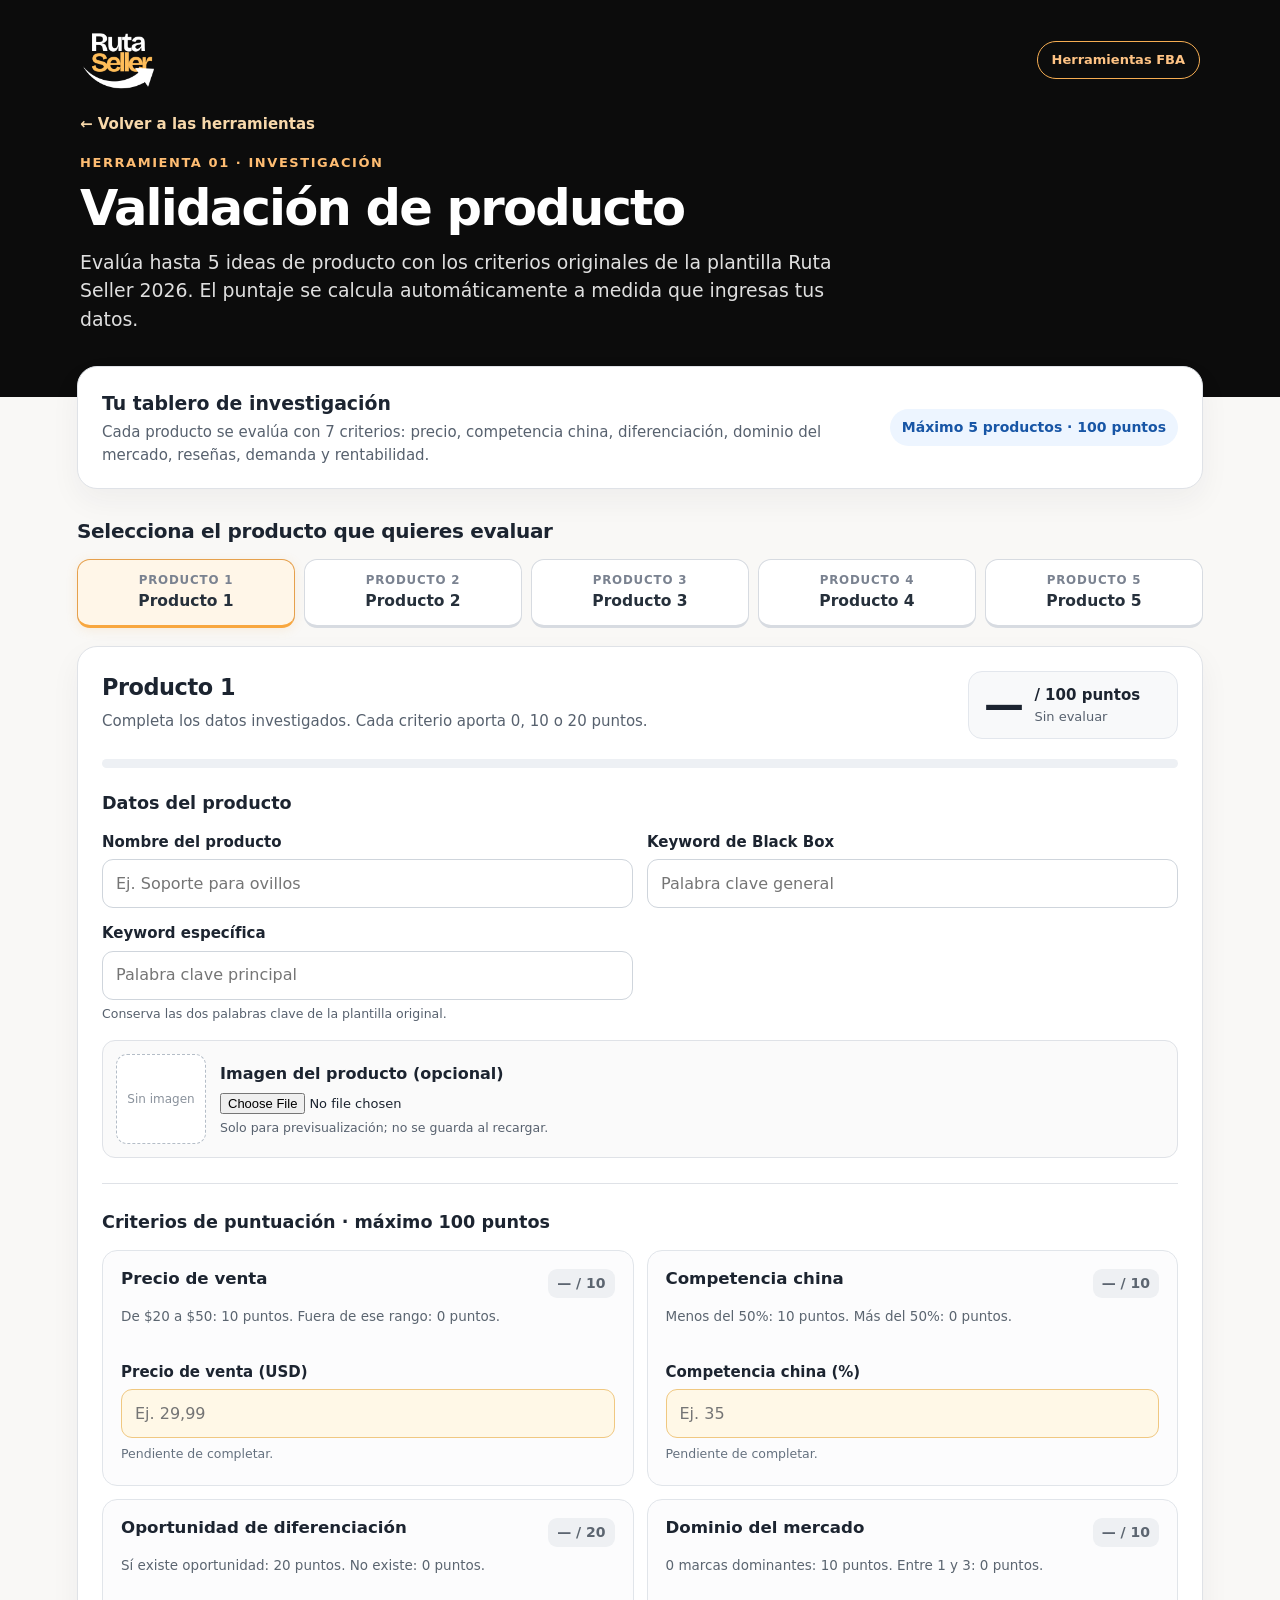
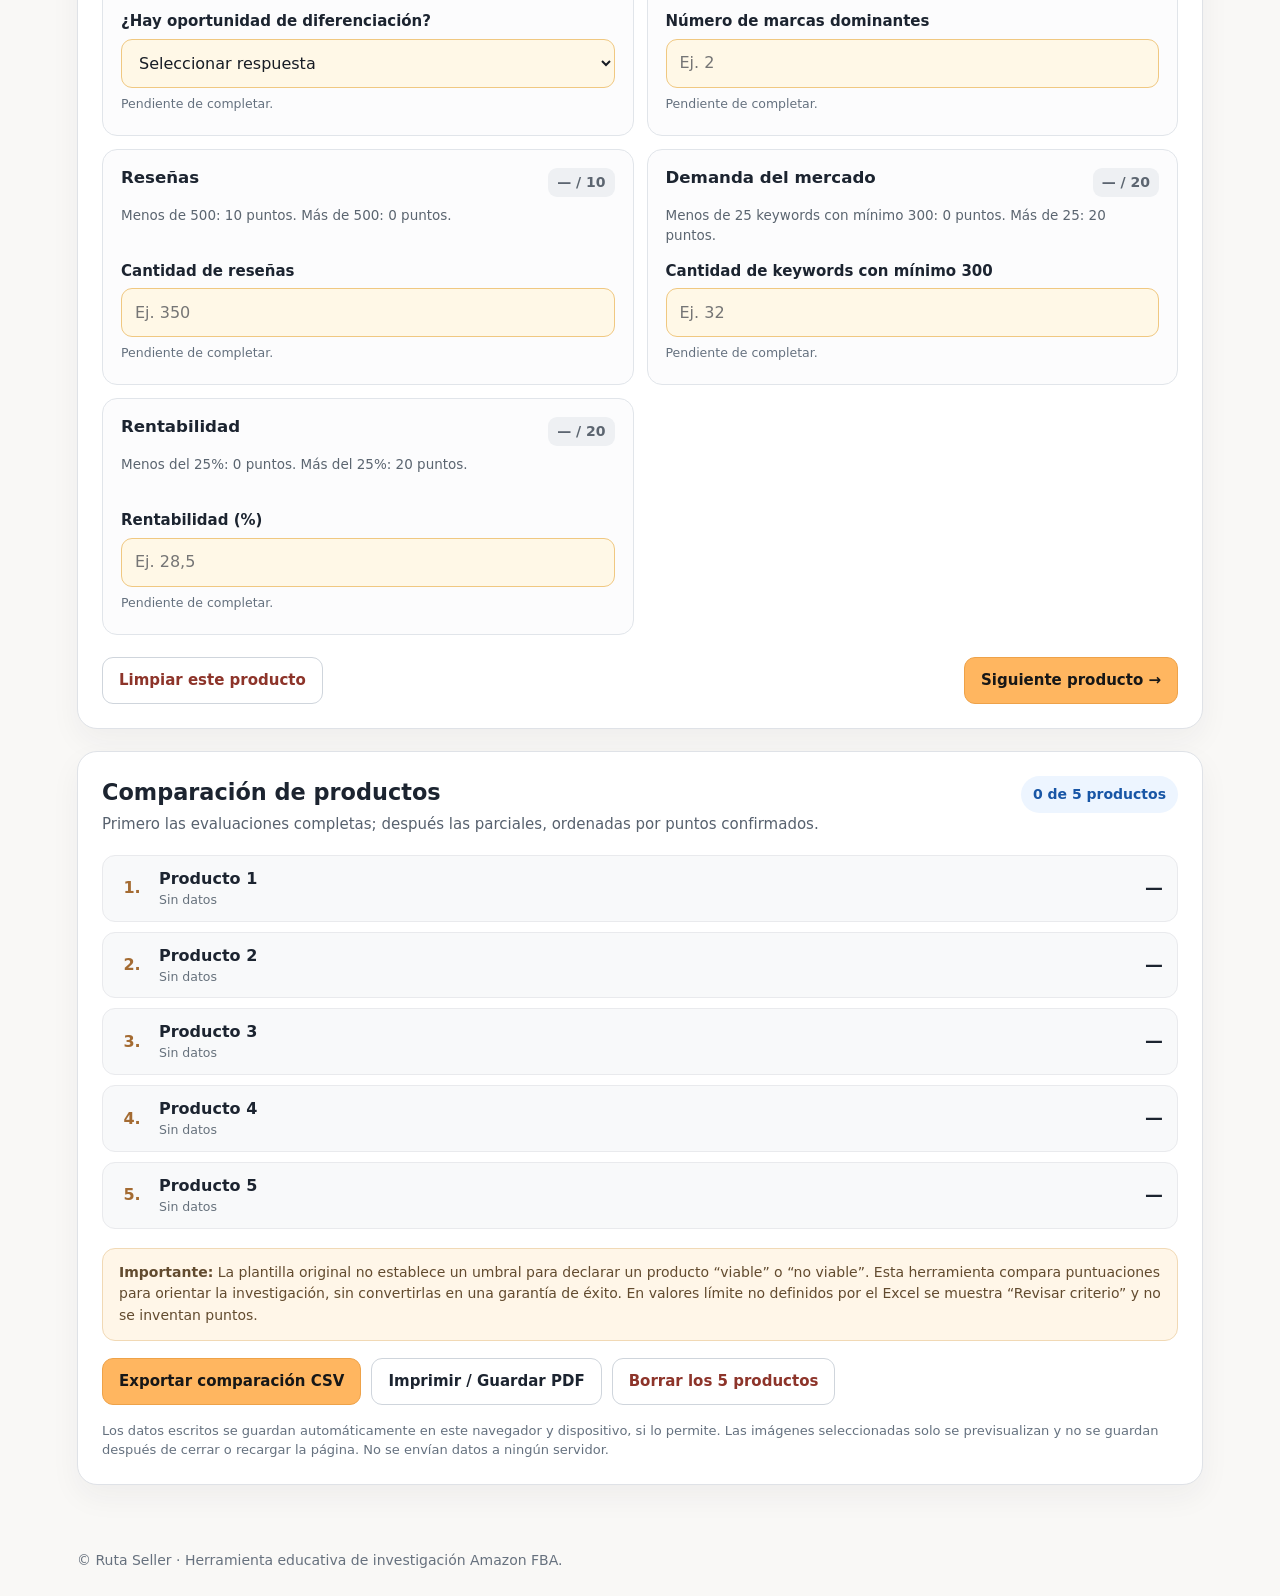
<file: validacion-clasica.html>
<!doctype html>
<html lang="es">
<head>
  <meta charset="utf-8">
  <meta name="viewport" content="width=device-width,initial-scale=1">
  <meta name="theme-color" content="#171717">
  <title>Validación de producto | Ruta Seller</title>
  <meta name="description" content="Evalúa hasta 5 oportunidades de producto con los 7 criterios y los 100 puntos de la plantilla Ruta Seller.">
  <link rel="canonical" href="https://jakintero.github.io/ruta-seller-herramientas/validacion.html">
  <link rel="icon" type="image/png" href="https://jakintero.github.io/ruta-seller-herramientas/favicon-seller-azul-v3.png">
  <link rel="apple-touch-icon" href="https://jakintero.github.io/ruta-seller-herramientas/apple-touch-seller-azul-v3.png">
  <meta property="og:type" content="website">
  <meta property="og:locale" content="es_CO">
  <meta property="og:site_name" content="Ruta Seller">
  <meta property="og:title" content="Validación de producto | Ruta Seller">
  <meta property="og:description" content="Compara hasta 5 ideas de producto con la plantilla de puntuación Ruta Seller: 7 criterios y 100 puntos.">
  <meta property="og:url" content="https://jakintero.github.io/ruta-seller-herramientas/validacion.html">
  <meta property="og:image" content="https://jakintero.github.io/ruta-seller-herramientas/vista-previa-seller-azul-v3.png">
  <meta property="og:image:secure_url" content="https://jakintero.github.io/ruta-seller-herramientas/vista-previa-seller-azul-v3.png">
  <meta property="og:image:type" content="image/png">
  <meta property="og:image:width" content="1200">
  <meta property="og:image:height" content="630">
  <meta property="og:image:alt" content="Logo Ruta Seller">
  <meta name="twitter:card" content="summary_large_image">
  <meta name="twitter:image" content="https://jakintero.github.io/ruta-seller-herramientas/vista-previa-seller-azul-v3.png">
  <style>
    :root{--bg:#f9f8f6;--ink:#1c2430;--muted:#57616e;--line:#dfe2e7;--orange:#ffb660;--orange-dark:#a46b32;--blue:#2676e9;--green:#138451;--yellow:#fff4d8;--danger:#a52f26;}
    *{box-sizing:border-box}
    html{scroll-behavior:smooth}
    body{margin:0;background:var(--bg);color:var(--ink);font-family:system-ui,-apple-system,BlinkMacSystemFont,"Segoe UI",sans-serif;line-height:1.5;font-size:16px}
    a{color:inherit}
    button,input,select{font:inherit}
    button{cursor:pointer}
    header{background:#0c0c0c;color:#fff;padding:22px max(22px,calc((100vw - 1120px)/2)) 64px}
    .brand{display:flex;align-items:center;gap:14px}
    .brand img{height:76px;max-width:180px;width:auto;object-fit:contain}
    .brand-tag{border:1px solid #f6ad52;border-radius:99px;padding:8px 14px;font-size:13px;font-weight:750;color:#ffc384;margin-left:auto;text-align:center}
    .back{display:inline-flex;align-items:center;gap:7px;margin-top:15px;color:#f8d8aa;text-decoration:none;font-size:15px;font-weight:750}
    .back:hover{text-decoration:underline}
    .hero{margin-top:17px}
    .eyebrow{color:#ffbd72;font-size:13px;font-weight:850;letter-spacing:.12em;text-transform:uppercase;margin-bottom:7px}
    h1{font-size:clamp(2rem,5.2vw,3.1rem);line-height:1.14;letter-spacing:-.036em;margin:0 0 12px}
    .hero p{color:#dfdfdf;font-size:clamp(1.04rem,1.8vw,1.18rem);margin:0;max-width:790px}
    .wrapper{max-width:1170px;padding:0 22px 65px;margin:-31px auto 0}
    .panel{background:#fff;border:1px solid var(--line);border-radius:20px;box-shadow:0 12px 30px #2431410d}
    .intro{padding:22px 24px;display:flex;gap:24px;justify-content:space-between;align-items:center;flex-wrap:wrap}
    .intro h2{margin:0 0 4px;font-size:1.18rem}
    .intro p{margin:0;color:var(--muted);font-size:15px;max-width:720px}
    .pill{background:#edf5ff;color:#1856a6;border-radius:99px;padding:8px 12px;font-size:14px;font-weight:800;white-space:nowrap}
    .section-title{font-size:1.25rem;letter-spacing:-.015em;margin:27px 0 13px}
    .tab-list{display:grid;grid-template-columns:repeat(5,minmax(0,1fr));gap:9px;margin:0 0 18px}
    .tab{border:1px solid #d7dbe1;border-radius:13px;padding:12px 8px;background:#fff;min-height:64px;text-align:center;transition:.15s;border-bottom-width:3px}
    .tab .tab-index{display:block;font-size:.74rem;color:#7a8290;font-weight:800;text-transform:uppercase;letter-spacing:.07em}
    .tab .tab-label{display:block;font-size:.97rem;color:#26303b;font-weight:800;overflow:hidden;text-overflow:ellipsis;white-space:nowrap}
    .tab[aria-selected="true"]{background:#fff6e8;border-color:#e6a04c;border-bottom-color:#f8a73f;box-shadow:0 2px 12px #e59a3b22}
    .tab:focus-visible,button:focus-visible,a:focus-visible{outline:3px solid #2b78ed;outline-offset:2px}
    .product{padding:24px}
    .product-top{display:flex;align-items:start;justify-content:space-between;gap:20px;flex-wrap:wrap;margin-bottom:20px}
    .product-top h2{font-size:1.4rem;margin:0 0 5px;letter-spacing:-.02em}
    .product-top p{margin:0;color:var(--muted);font-size:15px}
    .scorebox{display:flex;gap:12px;align-items:center;background:#f8f9fa;border:1px solid #e3e7ed;border-radius:14px;padding:12px 15px;min-width:210px}
    .score-num{font-size:2.5rem;font-weight:850;line-height:1;letter-spacing:-.04em;font-variant-numeric:tabular-nums}
    .scorebox strong,.scorebox small{display:block}
    .scorebox strong{font-size:15px}
    .scorebox small{color:var(--muted);font-size:13px}
    .progress{background:#edf0f4;height:9px;border-radius:99px;overflow:hidden;margin:0 0 22px}
    .progress > span{display:block;height:100%;width:0;background:linear-gradient(90deg,#ffb660,#2676e9);border-radius:99px;transition:width .2s}
    h3{font-size:1.1rem;margin:0 0 14px}
    .details{display:grid;grid-template-columns:repeat(2,minmax(0,1fr));gap:14px}
    .field{display:block;min-width:0}
    .field > span{font-weight:750;display:block;font-size:15px;margin-bottom:6px}
    input[type="text"],select{display:block;width:100%;min-height:49px;border:1px solid #cfd5dc;border-radius:11px;padding:11px 13px;background:#fff;outline:none;color:#171c25;font-size:16px}
    input[type="text"]:focus,select:focus{border-color:#2676e9;box-shadow:0 0 0 3px #2676e920}
    input[type="text"].editable,select.editable{background:#fff8e7;border-color:#f0c881}
    .details small{display:block;font-size:12.5px;color:var(--muted);margin-top:5px}
    .photo-area{display:flex;gap:14px;align-items:center;background:#fafafa;padding:13px;border:1px solid var(--line);border-radius:13px;margin-top:17px}
    .photo-preview{width:90px;height:90px;display:flex;align-items:center;justify-content:center;flex:0 0 auto;border:1px dashed #b4bdc7;border-radius:11px;color:#8a929c;background:white;text-align:center;font-size:12px;overflow:hidden}
    .photo-preview img{width:100%;height:100%;object-fit:contain}
    .photo-area>div:last-child{flex:1;min-width:0}.photo-area input{display:block;font-size:13px;max-width:100%;width:100%;min-width:0;margin-top:7px}
    .photo-area p{color:var(--muted);font-size:12.5px;margin:5px 0 0}
    .divider{height:1px;background:var(--line);margin:25px 0}
    .criteria-grid{display:grid;grid-template-columns:repeat(2,minmax(0,1fr));gap:13px}
    .criterion{background:#fcfcfd;border:1px solid #e1e5ea;padding:18px;border-radius:15px;min-width:0;display:flex;flex-direction:column}
    .criterion-head{display:flex;align-items:flex-start;justify-content:space-between;gap:12px}
    .criterion strong{font-size:1.04rem;line-height:1.25}
    .points{padding:4px 9px;background:#eef0f3;color:#5c6570;border-radius:9px;font-weight:850;font-size:14px;white-space:nowrap}
    .points.ok{background:#dff6eb;color:#096b41}
    .points.zero{background:#f0f1f3;color:#56606c}
    .points.warn{background:#fff1d6;color:#83530f}
    .rule{color:#5b6570;font-size:13.5px;min-height:45px;margin:8px 0 10px}
    .criterion .field{margin-top:auto}
    .criterion .note-status{font-size:12.5px;min-height:22px;margin:7px 0 0;color:#65717f}
    .criterion .note-status.warn{color:#a75c19;font-weight:750}
    .product-actions{display:flex;flex-wrap:wrap;gap:10px;align-items:center;justify-content:space-between;margin-top:22px}
    .btn{min-height:47px;border-radius:11px;border:1px solid #cfd5dc;background:#fff;color:#1c2430;padding:10px 16px;font-size:15px;font-weight:800}
    .btn.primary{background:#ffb660;border-color:#eea249;color:#171717}
    .btn.primary:hover{background:#ffa846}
    .btn:hover{background:#f4f5f7}
    .btn.danger{color:#8d342a}
    .summary{margin-top:22px;padding:24px}
    .summary-header{display:flex;align-items:start;justify-content:space-between;flex-wrap:wrap;gap:15px}
    .summary h2{margin:0 0 4px;font-size:1.4rem}
    .summary-header p{margin:0;color:var(--muted);font-size:15px}
    .summary-list{display:grid;gap:10px;margin:19px 0 0}
    .rank-row{display:grid;grid-template-columns:30px minmax(140px,1fr) 85px;gap:12px;align-items:center;background:#f8f9fa;border:1px solid #e9eaed;border-radius:13px;padding:11px 14px}
    .rank-row.top{background:#fff9ed;border-color:#f1c986}
    .rank-number{font-weight:800;color:#a46b32;text-align:center}
    .rank-name{font-weight:800;overflow-wrap:anywhere}
    .rank-sub{display:block;font-size:12.5px;font-weight:500;color:#66717c}
    .rank-score{text-align:right;font-size:1.12rem;font-weight:850;white-space:nowrap;font-variant-numeric:tabular-nums}
    .rank-score small{display:block;font-size:12px;font-weight:600;color:#66717c}
    .alert{background:#fff6e8;color:#624b2f;border:1px solid #f1d9b5;padding:13px 16px;border-radius:13px;font-size:14px;line-height:1.55;margin-top:19px}
    .toolbar{display:flex;flex-wrap:wrap;gap:10px;margin-top:17px}
    .footnote{color:#65717f;font-size:13px;margin:16px 0 0}
    footer{max-width:1170px;margin:auto;padding:0 22px 25px;color:#67717e;font-size:14px}
    @media(max-width:720px){header{padding:20px 18px 58px}.wrapper{padding:0 13px 42px}.brand img{height:68px}.brand-tag{font-size:11px;padding:6px 8px}.intro,.product,.summary{padding:19px 17px}.tab-list{display:flex;gap:7px;overflow-x:auto;padding:3px 1px 10px;scroll-snap-type:x mandatory}.tab{min-width:130px;scroll-snap-align:start}.criteria-grid,.details{grid-template-columns:1fr}.rule{min-height:0}.scorebox{width:100%;justify-content:center}.photo-area{align-items:flex-start}.rank-row{grid-template-columns:25px minmax(105px,1fr) 73px;padding:10px 8px;gap:6px}.rank-score{font-size:1rem}}
    @media(max-width:350px){.brand{flex-wrap:wrap}.brand-tag{margin-left:0}.photo-area{flex-wrap:wrap}}
    @media print{header{padding:12px;color:#000;background:white}.brand img{height:45px}.brand-tag,.back,.tab-list,.toolbar,.product-actions,.photo-area input,.photo-area p{display:none!important}.wrapper{margin:0;padding:0 10px}.panel,.criterion{box-shadow:none;break-inside:avoid}.summary{break-before:page}.criterion{padding:10px}.criteria-grid{gap:8px}body{background:white}input,select{border:1px solid #bbb!important;background:white!important}.hero p{color:#333}}
  </style>
</head>
<body>
<header>
  <div class="brand"><img src="[data-uri]" alt="Ruta Seller"><span class="brand-tag">Herramientas FBA</span></div>
  <a href="./index.html" class="back">← Volver a las herramientas</a>
  <div class="hero"><div class="eyebrow">Herramienta 01 · Investigación</div>
    <h1>Validación de producto</h1>
    <p>Evalúa hasta 5 ideas de producto con los criterios originales de la plantilla Ruta Seller 2026. El puntaje se calcula automáticamente a medida que ingresas tus datos.</p>
  </div>
</header>
<main class="wrapper">
  <div class="intro panel">
    <div><h2>Tu tablero de investigación</h2><p>Cada producto se evalúa con 7 criterios: precio, competencia china, diferenciación, dominio del mercado, reseñas, demanda y rentabilidad.</p></div>
    <span class="pill">Máximo 5 productos · 100 puntos</span>
  </div>
  <h2 class="section-title">Selecciona el producto que quieres evaluar</h2>
  <nav id="tabs" class="tab-list" aria-label="Productos a evaluar"></nav>
  <section id="product-panel" class="product panel" aria-live="off"></section>
  <section class="summary panel" aria-labelledby="compare-title">
    <div class="summary-header"><div><h2 id="compare-title">Comparación de productos</h2><p>Primero las evaluaciones completas; después las parciales, ordenadas por puntos confirmados.</p></div><span class="pill" id="evaluated-count">0 de 5 productos</span></div>
    <div id="ranking" class="summary-list" aria-live="polite"></div>
    <div class="alert"><strong>Importante:</strong> La plantilla original no establece un umbral para declarar un producto “viable” o “no viable”. Esta herramienta compara puntuaciones para orientar la investigación, sin convertirlas en una garantía de éxito. En valores límite no definidos por el Excel se muestra “Revisar criterio” y no se inventan puntos.</div>
    <div class="toolbar">
      <button class="btn primary" type="button" id="export-btn">Exportar comparación CSV</button>
      <button class="btn" type="button" id="print-btn">Imprimir / Guardar PDF</button>
      <button class="btn danger" type="button" id="clear-all-btn">Borrar los 5 productos</button>
    </div>
    <p class="footnote">Los datos escritos se guardan automáticamente en este navegador y dispositivo, si lo permite. Las imágenes seleccionadas solo se previsualizan y no se guardan después de cerrar o recargar la página. No se envían datos a ningún servidor.</p>
  </section>
</main>
<footer>© Ruta Seller · Herramienta educativa de investigación Amazon FBA.</footer>
<script>
(function () {
  'use strict';
  const STORAGE_KEY = 'ruta-seller-validacion-2026-v1';
  const FIELDS = ['name','blackbox','specific','price','china','different','brands','reviews','demand','profit'];
  const SCORE_FIELDS = ['price','china','different','brands','reviews','demand','profit'];
  const BLANK = () => Object.fromEntries(FIELDS.map(k => [k, '']));
  const CRITERIA = [
    {key:'price', title:'Precio de venta',max:10, rule:'De $20 a $50: 10 puntos. Fuera de ese rango: 0 puntos.',label:'Precio de venta (USD)',placeholder:'Ej. 29,99',decimal:true},
    {key:'china',title:'Competencia china',max:10,rule:'Menos del 50%: 10 puntos. Más del 50%: 0 puntos.',label:'Competencia china (%)',placeholder:'Ej. 35',decimal:true},
    {key:'different',title:'Oportunidad de diferenciación',max:20,rule:'Sí existe oportunidad: 20 puntos. No existe: 0 puntos.',label:'¿Hay oportunidad de diferenciación?',options:[['','Seleccionar respuesta'],['yes','Sí'],['no','No']]},
    {key:'brands',title:'Dominio del mercado',max:10,rule:'0 marcas dominantes: 10 puntos. Entre 1 y 3: 0 puntos.',label:'Número de marcas dominantes',placeholder:'Ej. 2',integer:true},
    {key:'reviews',title:'Reseñas',max:10,rule:'Menos de 500: 10 puntos. Más de 500: 0 puntos.',label:'Cantidad de reseñas',placeholder:'Ej. 350',integer:true},
    {key:'demand',title:'Demanda del mercado',max:20,rule:'Menos de 25 keywords con mínimo 300: 0 puntos. Más de 25: 20 puntos.',label:'Cantidad de keywords con mínimo 300',placeholder:'Ej. 32',integer:true},
    {key:'profit',title:'Rentabilidad',max:20,rule:'Menos del 25%: 0 puntos. Más del 25%: 20 puntos.',label:'Rentabilidad (%)',placeholder:'Ej. 28,5',decimal:true}
  ];
  const tabWrap = document.getElementById('tabs');
  const panel = document.getElementById('product-panel');
  const ranking = document.getElementById('ranking');
  let active = 0;
  let products = Array.from({length:5}, BLANK);
  let photos = Array(5).fill(null);
  try {
    const old = JSON.parse(localStorage.getItem(STORAGE_KEY) || 'null');
    if (Array.isArray(old)) {
      products = products.map((defaultP,i) => {
        const p = old[i];
        if(!p || typeof p!=='object') return defaultP;
        FIELDS.forEach(k => {if (typeof p[k]==='string') defaultP[k] = p[k].slice(0,500);});
        return defaultP;
      });
    }
  } catch(e) {}
  function persist() {try{localStorage.setItem(STORAGE_KEY,JSON.stringify(products));}catch(e){}}
  function escapeHTML(value) {return String(value).replace(/[&<>"']/g,c=>({'&':'&amp;','<':'&lt;','>':'&gt;','"':'&quot;',"'":'&#39;'}[c]));}
  function parseNumber(raw, integer, min, max) {
    if (String(raw).trim()==='') return {kind:'pending'};
    const v = String(raw).trim().replace(',','.');
    if (!/^-?\d+(?:\.\d+)?$/.test(v)) return {kind:'invalid',reason:'Introduce un número válido (puedes usar coma decimal).'};
    const num = Number(v);
    if (!Number.isFinite(num) || (integer && !Number.isInteger(num)) || (min!==undefined && num<min) || (max!==undefined && num>max)) return {kind:'invalid',reason:'El valor no está dentro del rango permitido.'};
    return {kind:'value',value:num};
  }
  function criterionScore(key,p) {
    if(key==='different') {
      if(p.different==='') return {kind:'pending'};
      return p.different==='yes'?{kind:'scored',points:20}:{kind:'scored',points:0};
    }
    const integer = ['brands','reviews','demand'].includes(key);
    const raw = parseNumber(p[key],integer,key==='profit'?undefined:0,key==='china'?100:undefined);
    if(raw.kind!=='value') return raw;
    const n=raw.value;
    const score=points=>({kind:'scored',points});
    const undecided=()=>({kind:'undefined',reason:'Revisar criterio: el Excel no define este valor exacto.'});
    switch(key) {
      case 'price': return score(n>=20 && n<=50?10:0);
      case 'china': return n===50?undecided():score(n<50?10:0);
      case 'brands': return n===0?score(10):n<=3?score(0):{kind:'undefined',reason:'Revisar criterio: el Excel solo contempla de 0 a 3 marcas.'};
      case 'reviews': return n===500?undecided():score(n<500?10:0);
      case 'demand': return n===25?undecided():score(n>25?20:0);
      case 'profit': return n===25?undecided():score(n>25?20:0);
    }
    return {kind:'pending'};
  }
  function stats(p) {
    const scored=SCORE_FIELDS.map(key=>criterionScore(key,p));
    return {total:scored.reduce((sum,c)=>sum+(c.kind==='scored'?c.points:0),0),
      done:scored.filter(c=>c.kind==='scored').length,
      unresolved:scored.filter(c=>c.kind==='undefined'||c.kind==='invalid').length,
      complete:scored.every(c=>c.kind==='scored'),
      used:FIELDS.some(k=>p[k].trim()!=='')};
  }
  function makeControl(c,value) {
    if (c.options) return `<select class="editable" data-field="${c.key}" id="field-${c.key}">${c.options.map(([val,label])=>`<option value="${val}" ${value===val?'selected':''}>${label}</option>`).join('')}</select>`;
    return `<input class="editable" id="field-${c.key}" data-field="${c.key}" type="text" inputmode="${c.integer?'numeric':'decimal'}" autocomplete="off" placeholder="${escapeHTML(c.placeholder)}" value="${escapeHTML(value)}">`;
  }
  function renderTabs() {
    tabWrap.innerHTML='';
    products.forEach((p,i)=>{
      const b=document.createElement('button');
      b.type='button';b.className='tab';
      b.setAttribute('aria-selected',i===active?'true':'false');
      b.setAttribute('aria-label',`Producto ${i+1}: ${p.name.trim() || 'sin nombre'}`);
      const st=stats(p);
      b.innerHTML=`<span class="tab-index">Producto ${i+1}${st.complete?' ✓':''}</span><span class="tab-label"></span>`;
      b.querySelector('.tab-label').textContent=p.name.trim()||`Producto ${i+1}`;
      b.onclick=()=>{active=i;renderProduct();};
      tabWrap.appendChild(b);
    });
  }
  function renderProduct() {
    const p=products[active];
    const criteria=CRITERIA.map((c)=>`
      <article class="criterion" data-criterion="${c.key}">
        <div class="criterion-head"><strong>${escapeHTML(c.title)}</strong><span class="points" data-points="${c.key}">— / ${c.max}</span></div>
        <p class="rule">${escapeHTML(c.rule)}</p>
        <label class="field"><span>${escapeHTML(c.label)}</span>${makeControl(c,p[c.key])}</label>
        <p class="note-status" data-status="${c.key}"></p>
      </article>`).join('');
    panel.innerHTML=`
      <div class="product-top"><div><h2>Producto ${active+1}</h2><p>Completa los datos investigados. Cada criterio aporta 0, 10 o 20 puntos.</p></div>
        <div class="scorebox"><span id="score-total" class="score-num">0</span><div><strong>/ 100 puntos</strong><small id="score-status">Sin evaluar</small></div></div>
      </div>
      <div class="progress"><span id="progress-fill"></span></div>
      <h3>Datos del producto</h3>
      <div class="details">
        <label class="field"><span>Nombre del producto</span><input type="text" id="field-name" data-field="name" autocomplete="off" maxlength="100" placeholder="Ej. Soporte para ovillos" value="${escapeHTML(p.name)}"></label>
        <label class="field"><span>Keyword de Black Box</span><input type="text" id="field-blackbox" data-field="blackbox" autocomplete="off" maxlength="150" placeholder="Palabra clave general" value="${escapeHTML(p.blackbox)}"></label>
        <label class="field"><span>Keyword específica</span><input type="text" id="field-specific" data-field="specific" autocomplete="off" maxlength="150" placeholder="Palabra clave principal" value="${escapeHTML(p.specific)}"><small>Conserva las dos palabras clave de la plantilla original.</small></label>
      </div>
      <div class="photo-area"><div id="photo-preview" class="photo-preview">${photos[active]?'<img alt="Foto del producto">':'Sin imagen'}</div><div><strong>Imagen del producto (opcional)</strong><input id="photo-upload" type="file" accept="image/*" aria-label="Seleccionar imagen del producto"><p>Solo para previsualización; no se guarda al recargar.</p></div></div>
      <div class="divider"></div>
      <h3>Criterios de puntuación · máximo 100 puntos</h3>
      <div class="criteria-grid">${criteria}</div>
      <div class="product-actions"><button class="btn danger" type="button" id="clear-product">Limpiar este producto</button><button class="btn primary" type="button" id="next-product">${active===4?'Ver comparación ↓':'Siguiente producto →'}</button></div>`;
    if(photos[active]) panel.querySelector('#photo-preview img').src=photos[active];
    panel.oninput = function(e) {
      const key=e.target.dataset.field;
      if(!key || !FIELDS.includes(key))return;
      products[active][key]=e.target.value;
      persist();updateAll();
    };
    panel.onchange = function(e) {
      // No regenerar las pestañas al perder el foco de un campo de texto:
      // hacerlo durante mouseDown puede cancelar el click en otra pestaña.
      if(e.target.tagName==='SELECT') panel.oninput(e);
    };
    panel.querySelector('#photo-upload').addEventListener('change', e=>{
      const file=e.target.files && e.target.files[0];
      if(!file)return;
      if(!file.type.startsWith('image/')){alert('Selecciona un archivo de imagen.');return;}
      if(file.size>5*1024*1024){alert('La imagen debe pesar menos de 5 MB.');return;}
      const reader=new FileReader();
      const i=active;
      reader.onload=()=>{
        photos[i]=String(reader.result);
        if(active===i){const el=panel.querySelector('#photo-preview');el.innerHTML='<img alt="Foto del producto">';el.querySelector('img').src=photos[i];}
      };
      reader.readAsDataURL(file);
    });
    panel.querySelector('#clear-product').onclick=()=>{
      if(!confirm(`¿Borrar los datos del producto ${active+1}?`))return;
      products[active]=BLANK(); photos[active]=null; persist();renderProduct();
    };
    panel.querySelector('#next-product').onclick=()=>{
      if(active<4){active++;renderProduct();window.scrollTo({top:0,behavior:'smooth'});}
      else{document.getElementById('compare-title').scrollIntoView({behavior:'smooth'});}
    };
    updateAll();
  }
  function updateCriterionDisplays() {
    const p=products[active];
    CRITERIA.forEach(c=>{
      const result=criterionScore(c.key,p);
      const pts=panel.querySelector(`[data-points="${c.key}"]`);
      const msg=panel.querySelector(`[data-status="${c.key}"]`);
      if(result.kind==='scored'){
        pts.textContent=`${result.points} / ${c.max}`;pts.className='points '+(result.points?'ok':'zero');
        msg.className='note-status';msg.textContent=result.points?'Puntos asignados automáticamente.':'0 puntos según la plantilla.';
      }else{
        pts.textContent=`— / ${c.max}`;pts.className='points '+(result.kind==='pending'?'':'warn');
        msg.className='note-status'+(result.kind==='pending'?'':' warn');
        msg.textContent=result.kind==='pending'?'Pendiente de completar.':result.reason;
      }
    });
  }
  function updateScoreDisplay() {
    const s=stats(products[active]);
    panel.querySelector('#score-total').textContent=s.used?s.total:'—';
    panel.querySelector('#score-status').textContent=!s.used?'Sin evaluar':s.complete?'7 de 7 criterios completos':`${s.done} de 7 criterios · parcial${s.unresolved?' · revisar datos':''}`;
    panel.querySelector('#progress-fill').style.width=`${s.total}%`;
  }
  function updateRanking(){
    const entries=products.map((p,i)=>({p,i,stats:stats(p)}));
    entries.sort((a,b)=>Number(b.stats.complete)-Number(a.stats.complete)||b.stats.total-a.stats.total||a.i-b.i);
    ranking.innerHTML='';
    entries.forEach((row,position)=>{
      const {p,i,stats:s}=row;
      const div=document.createElement('div');
      div.className='rank-row'+(position===0&&s.complete?' top':'');
      div.innerHTML='<span class="rank-number"></span><span class="rank-name"></span><span class="rank-score"></span>';
      div.querySelector('.rank-number').textContent=`${position+1}.`;
      const name=div.querySelector('.rank-name');
      const displayName=document.createElement('span');displayName.textContent=p.name.trim()||`Producto ${i+1}`;name.appendChild(displayName);
      const sub=document.createElement('span');sub.className='rank-sub';
      sub.textContent=!s.used?'Sin datos':s.complete?'Evaluación completa':`${s.done}/7 criterios · puntuación parcial${s.unresolved?' · revisar':''}`;
      name.appendChild(sub);
      const score=div.querySelector('.rank-score');
      score.textContent=s.used?`${s.total}/100`:'—';
      if(s.used&&!s.complete){const small=document.createElement('small');small.textContent='Parcial';score.appendChild(small);}
      ranking.appendChild(div);
    });
    document.getElementById('evaluated-count').textContent=`${entries.filter(e=>e.stats.used).length} de 5 productos`;
  }
  function updateAll(){renderTabs();updateCriterionDisplays();updateScoreDisplay();updateRanking();}
  document.getElementById('clear-all-btn').onclick=()=>{
    if(!confirm('¿Borrar definitivamente los datos de los 5 productos de este navegador?'))return;
    products=Array.from({length:5},BLANK);photos=Array(5).fill(null);active=0;persist();renderProduct();
  };
  document.getElementById('print-btn').onclick=()=>window.print();
  document.getElementById('export-btn').onclick=()=>{
    const header=['Producto','Nombre','Keyword Black Box','Keyword específica','Precio (pts)','Competencia china (pts)','Diferenciación (pts)','Dominio del mercado (pts)','Reseñas (pts)','Demanda (pts)','Rentabilidad (pts)','Total confirmado','Estado'];
    const rows=products.map((p,i)=>{
      const s=stats(p);
      return [i+1,p.name,p.blackbox,p.specific,...SCORE_FIELDS.map(k=>{const x=criterionScore(k,p);return x.kind==='scored'?x.points:'Pendiente';}),s.total,s.complete?'Completo':'Incompleto'];
    });
    const csv='\ufeff'+[header,...rows].map(row=>row.map(cell=>'"'+String(cell).replace(/"/g,'""')+'"').join(';')).join('\r\n');
    const blob=new Blob([csv],{type:'text/csv;charset=utf-8'});
    const url=URL.createObjectURL(blob);
    const a=document.createElement('a');a.href=url;a.download='Validacion_Productos_Ruta_Seller.csv';document.body.appendChild(a);a.click();a.remove();setTimeout(()=>URL.revokeObjectURL(url),1000);
  };
  renderProduct();
})();
</script>
</body>
</html>
</file>
